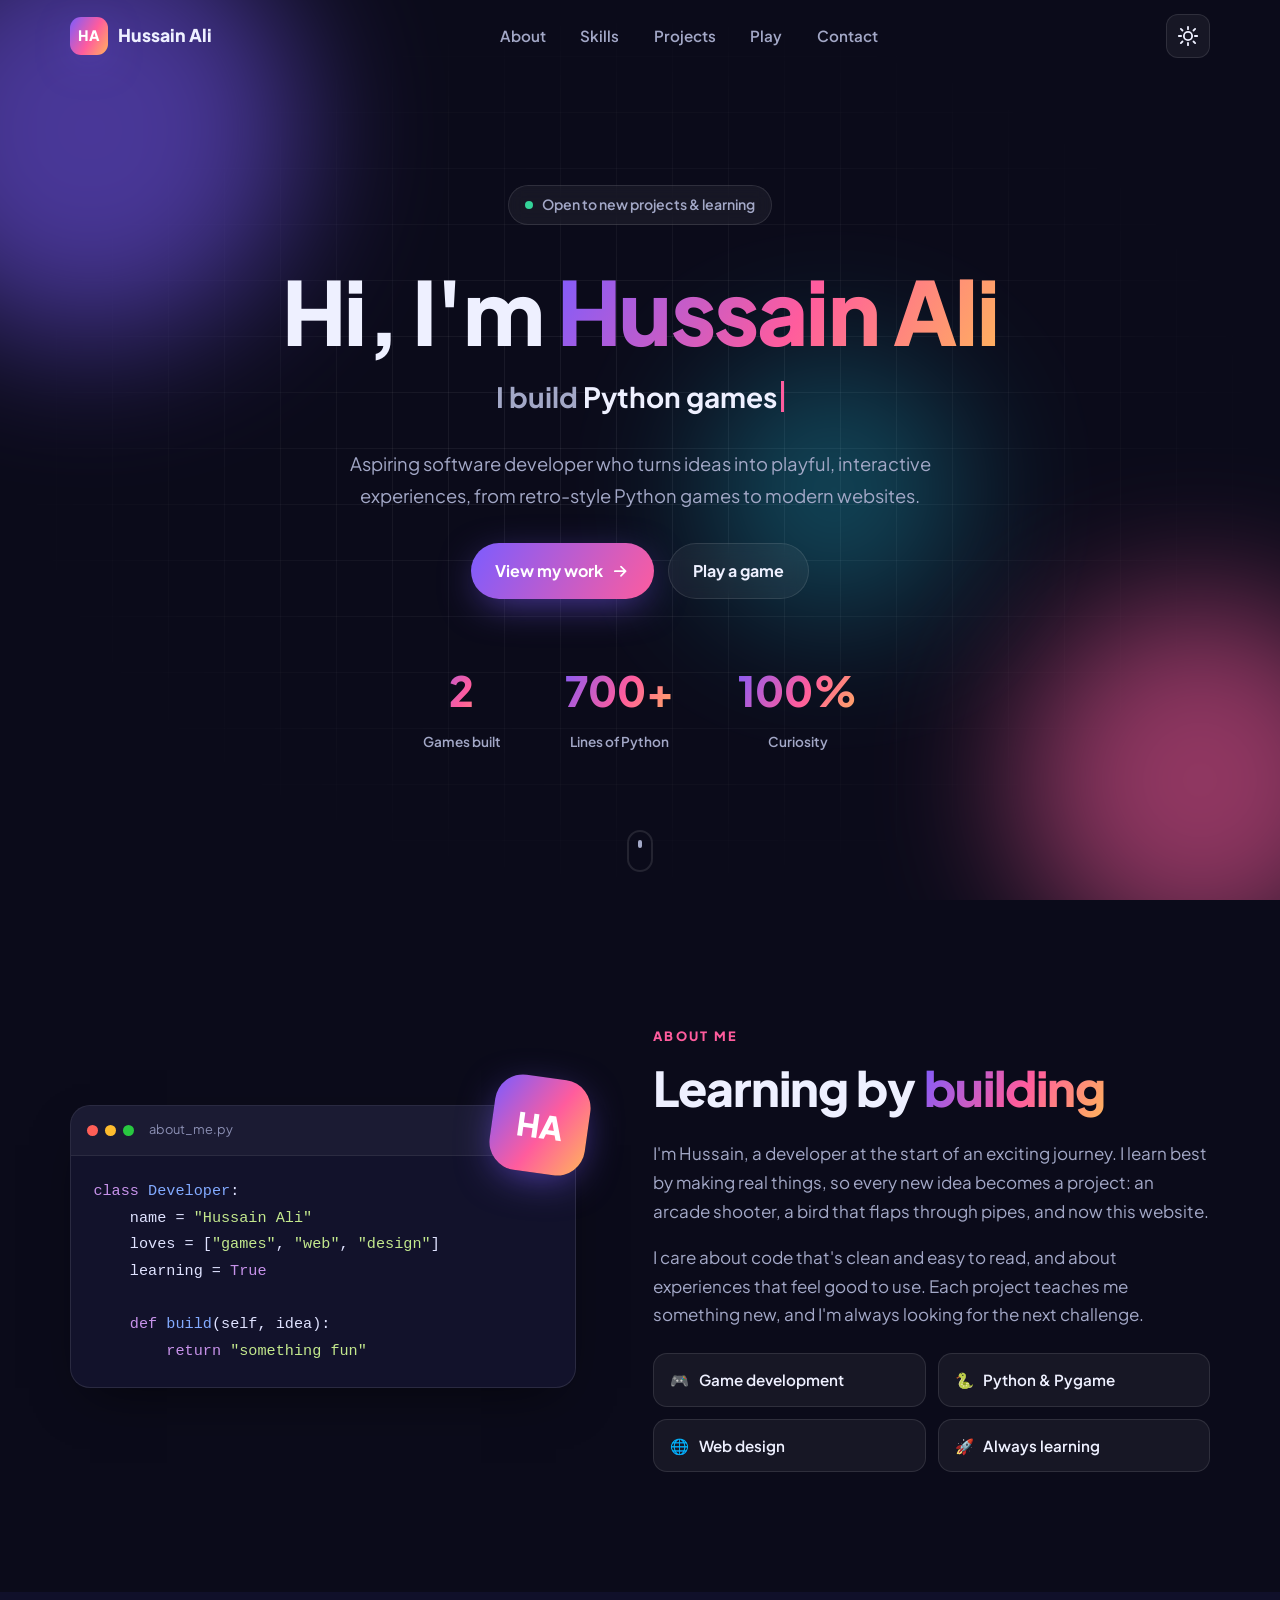
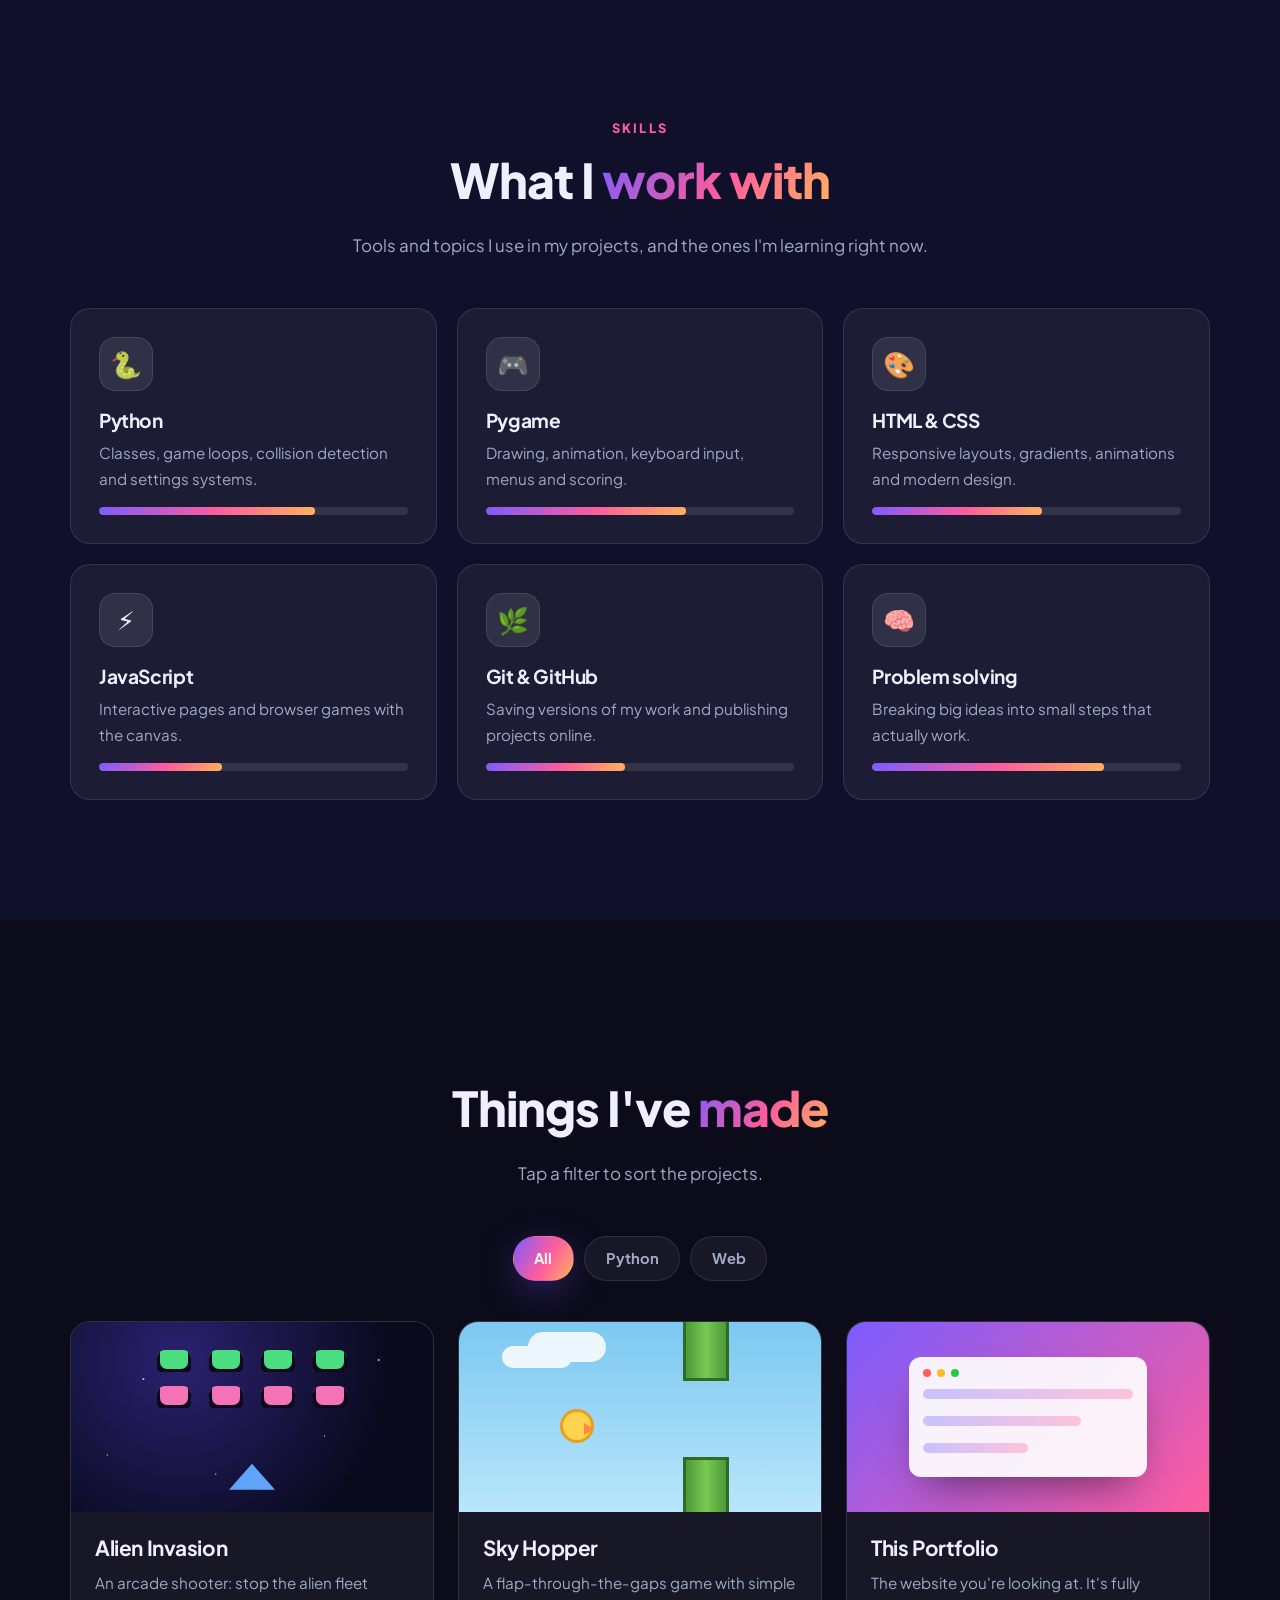
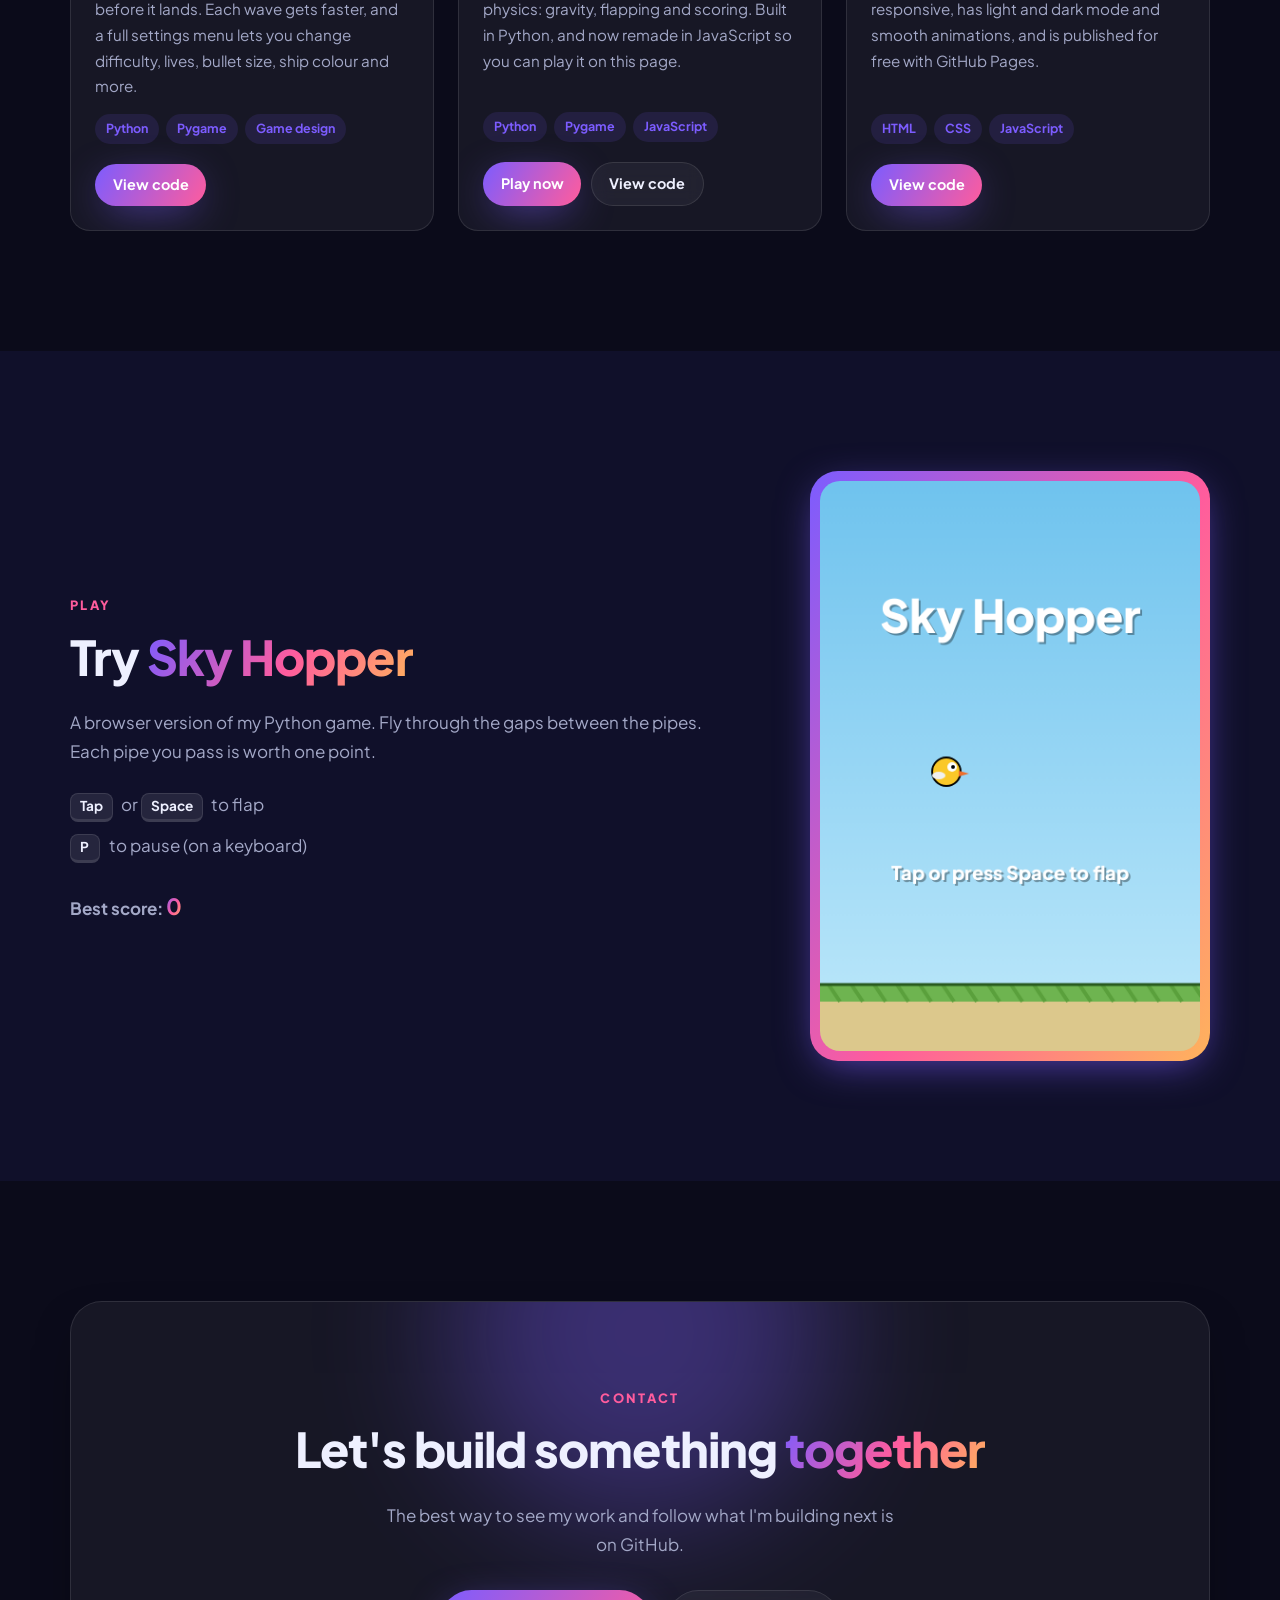
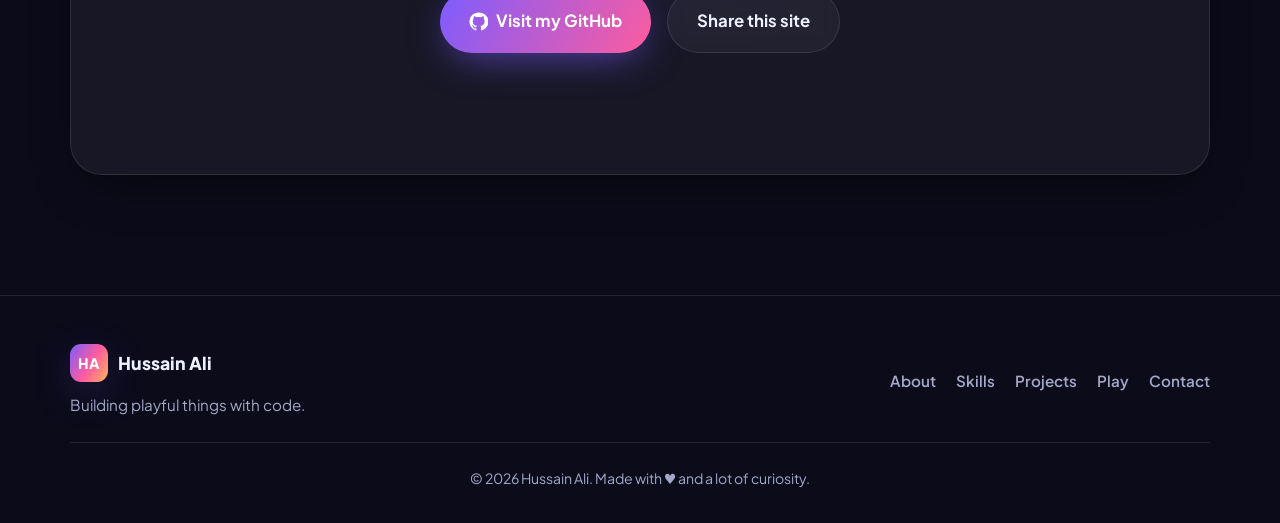
<file: index.html>
<!DOCTYPE html>
<html lang="en">
<head>
  <meta charset="UTF-8">
  <meta name="viewport" content="width=device-width, initial-scale=1, viewport-fit=cover">
  <title>Hussain Ali · Developer Portfolio</title>
  <meta name="description" content="Hussain Ali is an aspiring software developer who builds playful, interactive experiences, from retro-style Python games to modern websites.">
  <meta name="theme-color" content="#0b0b1a">
  <meta property="og:title" content="Hussain Ali · Developer Portfolio">
  <meta property="og:description" content="Python games, modern websites and a love of building things.">
  <meta property="og:type" content="website">
  <link rel="icon" href="assets/favicon.svg" type="image/svg+xml">
  <link rel="preconnect" href="https://fonts.googleapis.com">
  <link rel="preconnect" href="https://fonts.gstatic.com" crossorigin>
  <link href="https://fonts.googleapis.com/css2?family=Plus+Jakarta+Sans:wght@400;500;600;700;800&display=swap" rel="stylesheet">
  <link rel="stylesheet" href="css/style.css">
  <!-- Apply the saved theme before the page draws, so it never flashes -->
  <script>
    try { var t = localStorage.getItem('theme'); if (t) document.documentElement.dataset.theme = t; } catch (e) {}
  </script>
</head>
<body>
  <a class="skip-link" href="#main">Skip to content</a>
  <div class="progress" aria-hidden="true"></div>

  <!-- ===== Navigation ===== -->
  <header class="nav" id="top">
    <div class="container nav__inner">
      <a href="#home" class="logo" aria-label="Hussain Ali, back to top">
        <span class="logo__mark">HA</span><span class="logo__text">Hussain Ali</span>
      </a>

      <nav class="nav__links" id="nav-links" aria-label="Main">
        <a href="#about">About</a>
        <a href="#skills">Skills</a>
        <a href="#projects">Projects</a>
        <a href="#play">Play</a>
        <a href="#contact">Contact</a>
      </nav>

      <div class="nav__actions">
        <button class="icon-btn" id="theme-toggle" aria-label="Switch between light and dark mode">
          <svg class="icon-sun" viewBox="0 0 24 24" aria-hidden="true"><circle cx="12" cy="12" r="4.5"/><path d="M12 2v2.5M12 19.5V22M4.2 4.2l1.8 1.8M18 18l1.8 1.8M2 12h2.5M19.5 12H22M4.2 19.8 6 18M18 6l1.8-1.8"/></svg>
          <svg class="icon-moon" viewBox="0 0 24 24" aria-hidden="true"><path d="M20 14.5A8 8 0 0 1 9.5 4a8 8 0 1 0 10.5 10.5Z"/></svg>
        </button>
        <button class="icon-btn menu-btn" id="menu-toggle" aria-label="Open menu" aria-expanded="false" aria-controls="nav-links">
          <span></span><span></span><span></span>
        </button>
      </div>
    </div>
  </header>

  <main id="main">
    <!-- ===== Hero ===== -->
    <section class="hero" id="home">
      <div class="blob blob--1" aria-hidden="true"></div>
      <div class="blob blob--2" aria-hidden="true"></div>
      <div class="blob blob--3" aria-hidden="true"></div>

      <div class="container hero__inner">
        <p class="badge reveal"><span class="dot"></span> Open to new projects &amp; learning</p>
        <h1 class="hero__title reveal">Hi, I'm <span class="gradient-text">Hussain Ali</span></h1>
        <p class="hero__role reveal">I build <span id="typed" class="typed">Python games</span><span class="caret" aria-hidden="true"></span></p>
        <p class="hero__intro reveal">Aspiring software developer who turns ideas into playful, interactive experiences, from retro-style Python games to modern websites.</p>
        <div class="hero__cta reveal">
          <a href="#projects" class="btn btn--primary">View my work
            <svg viewBox="0 0 24 24" aria-hidden="true"><path d="M5 12h14M13 6l6 6-6 6"/></svg>
          </a>
          <a href="#play" class="btn btn--ghost">Play a game</a>
        </div>

        <ul class="stats reveal">
          <li><strong data-count="2">0</strong><span>Games built</span></li>
          <li><strong data-count="700" data-suffix="+">0</strong><span>Lines of Python</span></li>
          <li><strong data-count="100" data-suffix="%">0</strong><span>Curiosity</span></li>
        </ul>
      </div>

      <a href="#about" class="scroll-hint" aria-label="Scroll to About section"><span></span></a>
    </section>

    <!-- ===== About ===== -->
    <section class="section" id="about">
      <div class="container about">
        <div class="about__card reveal">
          <div class="avatar" aria-hidden="true">HA</div>
          <div class="code-card">
            <div class="code-card__bar"><i></i><i></i><i></i><span>about_me.py</span></div>
<pre><code><span class="k">class</span> <span class="f">Developer</span>:
    name = <span class="s">"Hussain Ali"</span>
    loves = [<span class="s">"games"</span>, <span class="s">"web"</span>, <span class="s">"design"</span>]
    learning = <span class="k">True</span>

    <span class="k">def</span> <span class="f">build</span>(self, idea):
        <span class="k">return</span> <span class="s">"something fun"</span></code></pre>
          </div>
        </div>

        <div class="about__text">
          <p class="eyebrow reveal">About me</p>
          <h2 class="section__title reveal">Learning by <span class="gradient-text">building</span></h2>
          <p class="reveal">I'm Hussain, a developer at the start of an exciting journey. I learn best by making real things, so every new idea becomes a project: an arcade shooter, a bird that flaps through pipes, and now this website.</p>
          <p class="reveal">I care about code that's clean and easy to read, and about experiences that feel good to use. Each project teaches me something new, and I'm always looking for the next challenge.</p>
          <ul class="facts reveal">
            <li><span>🎮</span> Game development</li>
            <li><span>🐍</span> Python &amp; Pygame</li>
            <li><span>🌐</span> Web design</li>
            <li><span>🚀</span> Always learning</li>
          </ul>
        </div>
      </div>
    </section>

    <!-- ===== Skills ===== -->
    <section class="section section--alt" id="skills">
      <div class="container">
        <div class="section__head">
          <p class="eyebrow reveal">Skills</p>
          <h2 class="section__title reveal">What I <span class="gradient-text">work with</span></h2>
          <p class="section__sub reveal">Tools and topics I use in my projects, and the ones I'm learning right now.</p>
        </div>

        <div class="skills">
          <article class="skill-card reveal">
            <div class="skill-card__icon">🐍</div>
            <h3>Python</h3>
            <p>Classes, game loops, collision detection and settings systems.</p>
            <div class="meter"><span style="--level:70%"></span></div>
          </article>
          <article class="skill-card reveal">
            <div class="skill-card__icon">🎮</div>
            <h3>Pygame</h3>
            <p>Drawing, animation, keyboard input, menus and scoring.</p>
            <div class="meter"><span style="--level:65%"></span></div>
          </article>
          <article class="skill-card reveal">
            <div class="skill-card__icon">🎨</div>
            <h3>HTML &amp; CSS</h3>
            <p>Responsive layouts, gradients, animations and modern design.</p>
            <div class="meter"><span style="--level:55%"></span></div>
          </article>
          <article class="skill-card reveal">
            <div class="skill-card__icon">⚡</div>
            <h3>JavaScript</h3>
            <p>Interactive pages and browser games with the canvas.</p>
            <div class="meter"><span style="--level:40%"></span></div>
          </article>
          <article class="skill-card reveal">
            <div class="skill-card__icon">🌿</div>
            <h3>Git &amp; GitHub</h3>
            <p>Saving versions of my work and publishing projects online.</p>
            <div class="meter"><span style="--level:45%"></span></div>
          </article>
          <article class="skill-card reveal">
            <div class="skill-card__icon">🧠</div>
            <h3>Problem solving</h3>
            <p>Breaking big ideas into small steps that actually work.</p>
            <div class="meter"><span style="--level:75%"></span></div>
          </article>
        </div>
      </div>
    </section>

    <!-- ===== Projects ===== -->
    <section class="section" id="projects">
      <div class="container">
        <div class="section__head">
          <p class="eyebrow reveal">Projects</p>
          <h2 class="section__title reveal">Things I've <span class="gradient-text">made</span></h2>
          <p class="section__sub reveal">Tap a filter to sort the projects.</p>
        </div>

        <div class="filters reveal" role="group" aria-label="Filter projects">
          <button class="chip is-active" data-filter="all" aria-pressed="true">All</button>
          <button class="chip" data-filter="python" aria-pressed="false">Python</button>
          <button class="chip" data-filter="web" aria-pressed="false">Web</button>
        </div>

        <div class="projects">
          <article class="project reveal" data-tags="python">
            <div class="project__art project__art--space" aria-hidden="true">
              <div class="aliens"><i></i><i></i><i></i><i></i><i></i><i></i><i></i><i></i></div>
              <div class="ship"></div>
            </div>
            <div class="project__body">
              <h3>Alien Invasion</h3>
              <p>An arcade shooter: stop the alien fleet before it lands. Each wave gets faster, and a full settings menu lets you change difficulty, lives, bullet size, ship colour and more.</p>
              <ul class="tags"><li>Python</li><li>Pygame</li><li>Game design</li></ul>
              <div class="project__links">
                <a class="btn btn--small btn--primary" href="https://github.com/shahnazali753-prog/ptog-4/blob/main/alien_invasion.py" target="_blank" rel="noopener">View code</a>
              </div>
            </div>
          </article>

          <article class="project reveal" data-tags="python web">
            <div class="project__art project__art--sky" aria-hidden="true">
              <div class="cloud"></div>
              <div class="pipe pipe--top"></div><div class="pipe pipe--bottom"></div>
              <div class="bird"></div>
            </div>
            <div class="project__body">
              <h3>Sky Hopper</h3>
              <p>A flap-through-the-gaps game with simple physics: gravity, flapping and scoring. Built in Python, and now remade in JavaScript so you can play it on this page.</p>
              <ul class="tags"><li>Python</li><li>Pygame</li><li>JavaScript</li></ul>
              <div class="project__links">
                <a class="btn btn--small btn--primary" href="#play">Play now</a>
                <a class="btn btn--small btn--ghost" href="https://github.com/shahnazali753-prog/ptog-4/blob/main/flappy_bird.py" target="_blank" rel="noopener">View code</a>
              </div>
            </div>
          </article>

          <article class="project reveal" data-tags="web">
            <div class="project__art project__art--web" aria-hidden="true">
              <div class="window"><i></i><i></i><i></i><b></b><b></b><b></b></div>
            </div>
            <div class="project__body">
              <h3>This Portfolio</h3>
              <p>The website you're looking at. It's fully responsive, has light and dark mode and smooth animations, and is published for free with GitHub Pages.</p>
              <ul class="tags"><li>HTML</li><li>CSS</li><li>JavaScript</li></ul>
              <div class="project__links">
                <a class="btn btn--small btn--primary" href="https://github.com/shahnazali753-prog/ptog-4" target="_blank" rel="noopener">View code</a>
              </div>
            </div>
          </article>
        </div>
      </div>
    </section>

    <!-- ===== Play ===== -->
    <section class="section section--alt" id="play">
      <div class="container play">
        <div class="play__text">
          <p class="eyebrow reveal">Play</p>
          <h2 class="section__title reveal">Try <span class="gradient-text">Sky Hopper</span></h2>
          <p class="reveal">A browser version of my Python game. Fly through the gaps between the pipes. Each pipe you pass is worth one point.</p>
          <ul class="controls reveal">
            <li><kbd>Tap</kbd> or <kbd>Space</kbd> to flap</li>
            <li><kbd>P</kbd> to pause (on a keyboard)</li>
          </ul>
          <p class="best reveal">Best score: <strong id="best-score">0</strong></p>
        </div>
        <div class="game reveal">
          <canvas id="game" width="400" height="600" aria-label="Sky Hopper game. Tap or press space to flap." role="img"></canvas>
        </div>
      </div>
    </section>

    <!-- ===== Contact ===== -->
    <section class="section" id="contact">
      <div class="container">
        <div class="contact reveal">
          <div class="blob blob--4" aria-hidden="true"></div>
          <p class="eyebrow">Contact</p>
          <h2 class="section__title">Let's build something <span class="gradient-text">together</span></h2>
          <p class="section__sub">The best way to see my work and follow what I'm building next is on GitHub.</p>
          <div class="contact__actions">
            <a class="btn btn--primary btn--large" href="https://github.com/shahnazali753-prog" target="_blank" rel="noopener">
              <svg viewBox="0 0 24 24" class="fill" aria-hidden="true"><path d="M12 .5a11.5 11.5 0 0 0-3.64 22.41c.58.1.79-.25.79-.56v-2c-3.2.7-3.88-1.37-3.88-1.37-.52-1.33-1.28-1.69-1.28-1.69-1.05-.72.08-.7.08-.7 1.16.08 1.77 1.19 1.77 1.19 1.03 1.77 2.7 1.26 3.36.96.1-.75.4-1.26.73-1.55-2.55-.29-5.24-1.28-5.24-5.69 0-1.26.45-2.29 1.19-3.09-.12-.29-.52-1.46.11-3.05 0 0 .97-.31 3.17 1.18a11 11 0 0 1 5.77 0c2.2-1.49 3.17-1.18 3.17-1.18.63 1.59.23 2.76.11 3.05.74.8 1.19 1.83 1.19 3.09 0 4.42-2.69 5.39-5.26 5.68.41.36.78 1.06.78 2.14v3.17c0 .31.21.67.8.56A11.5 11.5 0 0 0 12 .5Z"/></svg>
              Visit my GitHub
            </a>
            <button class="btn btn--ghost btn--large" id="share-btn" type="button">Share this site</button>
          </div>
          <p class="toast" id="toast" role="status" aria-live="polite"></p>
        </div>
      </div>
    </section>
  </main>

  <!-- ===== Footer ===== -->
  <footer class="footer">
    <div class="container footer__inner">
      <div>
        <a href="#home" class="logo"><span class="logo__mark">HA</span><span class="logo__text">Hussain Ali</span></a>
        <p class="footer__tag">Building playful things with code.</p>
      </div>
      <nav class="footer__links" aria-label="Footer">
        <a href="#about">About</a>
        <a href="#skills">Skills</a>
        <a href="#projects">Projects</a>
        <a href="#play">Play</a>
        <a href="#contact">Contact</a>
      </nav>
      <p class="footer__copy">© <span id="year">2026</span> Hussain Ali. Made with ♥ and a lot of curiosity.</p>
    </div>
  </footer>

  <a href="#home" class="to-top" id="to-top" aria-label="Back to top">
    <svg viewBox="0 0 24 24" aria-hidden="true"><path d="M12 19V5M6 11l6-6 6 6"/></svg>
  </a>

  <script src="js/main.js" defer></script>
</body>
</html>
</file>
<file: css/style.css>
/* =========================================================
   Hussain Ali · Portfolio styles
   1. Theme colours   2. Base   3. Buttons & shared bits
   4. Navigation      5. Hero   6. Sections   7. Footer
   8. Animations      9. Responsive
   ========================================================= */

/* ---------- 1. Theme colours ---------- */
:root {
  --bg: #0b0b1a;
  --bg-alt: #10102a;
  --surface: rgba(255, 255, 255, 0.05);
  --surface-strong: rgba(255, 255, 255, 0.09);
  --border: rgba(255, 255, 255, 0.1);
  --text: #eef0ff;
  --muted: #a3a8c7;
  --brand-1: #7c5cff;
  --brand-2: #ff5c9d;
  --brand-3: #22d3ee;
  --gradient: linear-gradient(120deg, var(--brand-1), var(--brand-2) 55%, #ffb35c);
  --shadow: 0 20px 50px -20px rgba(0, 0, 0, 0.6);
  --glow: 0 10px 40px -10px rgba(124, 92, 255, 0.7);
  --radius: 20px;
  --nav-h: 72px;
  --ease: cubic-bezier(0.22, 1, 0.36, 1);
  color-scheme: dark;
}

[data-theme="light"] {
  --bg: #f7f7fc;
  --bg-alt: #eeeefa;
  --surface: rgba(255, 255, 255, 0.75);
  --surface-strong: #ffffff;
  --border: rgba(20, 20, 60, 0.1);
  --text: #15152e;
  --muted: #5b5f7e;
  --shadow: 0 20px 50px -25px rgba(40, 40, 110, 0.35);
  --glow: 0 10px 30px -10px rgba(124, 92, 255, 0.55);
  color-scheme: light;
}

/* ---------- 2. Base ---------- */
*, *::before, *::after { box-sizing: border-box; }

html {
  scroll-behavior: smooth;
  scroll-padding-top: var(--nav-h);
  -webkit-text-size-adjust: 100%;
}

body {
  margin: 0;
  font-family: "Plus Jakarta Sans", system-ui, -apple-system, "Segoe UI", Roboto, sans-serif;
  font-size: 1.0625rem;
  line-height: 1.7;
  color: var(--text);
  background: var(--bg);
  overflow-x: hidden;
  transition: background-color 0.4s, color 0.4s;
  -webkit-font-smoothing: antialiased;
}

img, svg, canvas { display: block; max-width: 100%; }
a { color: inherit; text-decoration: none; }
button { font: inherit; color: inherit; cursor: pointer; border: 0; background: none; }
h1, h2, h3 { line-height: 1.15; margin: 0 0 0.5em; letter-spacing: -0.02em; }
p { margin: 0 0 1em; }
ul { margin: 0; padding: 0; list-style: none; }

:focus-visible { outline: 3px solid var(--brand-3); outline-offset: 3px; border-radius: 8px; }

.container { width: min(1140px, 100% - 2.5rem); margin-inline: auto; }

.skip-link {
  position: fixed; left: 1rem; top: 1rem; z-index: 200;
  transform: translateY(-200%); opacity: 0;
  padding: 0.6rem 1rem; border-radius: 10px;
  background: var(--brand-1); color: #fff;
}
.skip-link:focus { transform: none; opacity: 1; }

.gradient-text {
  background: var(--gradient);
  -webkit-background-clip: text; background-clip: text;
  color: transparent;
}

/* Reading progress bar at the very top */
.progress {
  position: fixed; inset: 0 0 auto 0; height: 3px; z-index: 120;
  background: var(--gradient);
  transform-origin: left; transform: scaleX(0);
}

/* ---------- 3. Buttons & shared bits ---------- */
.btn {
  display: inline-flex; align-items: center; justify-content: center; gap: 0.5rem;
  padding: 0.85rem 1.5rem; border-radius: 999px;
  font-weight: 700; font-size: 1rem; white-space: nowrap;
  transition: transform 0.3s var(--ease), box-shadow 0.3s, background-color 0.3s, border-color 0.3s;
  -webkit-tap-highlight-color: transparent;
}
.btn svg { width: 1.15em; height: 1.15em; fill: none; stroke: currentColor; stroke-width: 2.2; stroke-linecap: round; stroke-linejoin: round; transition: transform 0.3s var(--ease); }
.btn svg.fill { fill: currentColor; stroke: none; }
.btn:hover { transform: translateY(-3px); }
.btn:hover svg { transform: translateX(3px); }
.btn:active { transform: translateY(0) scale(0.97); }

.btn--primary { color: #fff; background: var(--gradient); background-size: 200% 100%; box-shadow: var(--glow); }
.btn--primary:hover { background-position: 100% 0; box-shadow: 0 16px 45px -10px rgba(255, 92, 157, 0.7); }
.btn--ghost { border: 1.5px solid var(--border); background: var(--surface); backdrop-filter: blur(8px); -webkit-backdrop-filter: blur(8px); }
.btn--ghost:hover { border-color: var(--brand-1); }
.btn--small { padding: 0.55rem 1.1rem; font-size: 0.9rem; }
.btn--large { padding: 1rem 1.8rem; font-size: 1.05rem; }

.icon-btn {
  display: grid; place-items: center;
  width: 44px; height: 44px; border-radius: 12px;
  border: 1px solid var(--border); background: var(--surface);
  transition: transform 0.3s var(--ease), border-color 0.3s;
}
@media (hover: hover) { .icon-btn:hover { transform: rotate(-8deg) scale(1.05); border-color: var(--brand-1); } }
.icon-btn svg { width: 22px; height: 22px; fill: none; stroke: currentColor; stroke-width: 2; stroke-linecap: round; }
.icon-moon { display: none; }
[data-theme="light"] .icon-sun { display: none; }
[data-theme="light"] .icon-moon { display: block; }

.eyebrow {
  display: inline-block; margin-bottom: 0.75rem;
  font-size: 0.8rem; font-weight: 800; letter-spacing: 0.18em; text-transform: uppercase;
  color: var(--brand-2);
}

/* ---------- 4. Navigation ---------- */
.nav {
  position: fixed; inset: 0 0 auto 0; z-index: 100;
  height: var(--nav-h);
  transition: background-color 0.3s, box-shadow 0.3s, border-color 0.3s;
  border-bottom: 1px solid transparent;
  padding-top: env(safe-area-inset-top);
}
.nav.is-scrolled {
  background: color-mix(in srgb, var(--bg) 75%, transparent);
  backdrop-filter: blur(16px) saturate(160%); -webkit-backdrop-filter: blur(16px) saturate(160%);
  border-color: var(--border);
  box-shadow: 0 8px 30px -20px rgba(0, 0, 0, 0.5);
}
.nav__inner { height: 100%; display: flex; align-items: center; justify-content: space-between; gap: 1rem; }

.logo { display: inline-flex; align-items: center; gap: 0.6rem; font-weight: 800; font-size: 1.1rem; }
.logo__mark {
  display: grid; place-items: center; width: 38px; height: 38px; border-radius: 11px;
  background: var(--gradient); color: #fff; font-size: 0.9rem;
  box-shadow: var(--glow);
  transition: transform 0.4s var(--ease);
}
.logo:hover .logo__mark { transform: rotate(-10deg) scale(1.08); }

.nav__links { display: flex; gap: 0.35rem; }
.nav__links a {
  position: relative; padding: 0.5rem 0.9rem; border-radius: 999px;
  font-weight: 600; font-size: 0.95rem; color: var(--muted);
  transition: color 0.25s, background-color 0.25s;
}
.nav__links a:hover { color: var(--text); background: var(--surface); }
.nav__links a.is-active { color: var(--text); background: var(--surface-strong); }

.nav__actions { display: flex; gap: 0.5rem; }
.menu-btn { display: none; gap: 5px; align-content: center; }
.menu-btn span { display: block; width: 20px; height: 2px; border-radius: 2px; background: currentColor; transition: transform 0.35s var(--ease), opacity 0.2s; }
.menu-btn[aria-expanded="true"] span:nth-child(1) { transform: translateY(7px) rotate(45deg); }
.menu-btn[aria-expanded="true"] span:nth-child(2) { opacity: 0; }
.menu-btn[aria-expanded="true"] span:nth-child(3) { transform: translateY(-7px) rotate(-45deg); }

/* ---------- 5. Hero ---------- */
.hero {
  position: relative; isolation: isolate; overflow: hidden;
  min-height: 100vh; min-height: 100svh;
  display: grid; place-items: center;
  padding: calc(var(--nav-h) + 3rem) 0 5rem;
  text-align: center;
}
.hero::before { /* subtle grid pattern */
  content: ""; position: absolute; inset: 0; z-index: -2;
  background-image: linear-gradient(var(--border) 1px, transparent 1px), linear-gradient(90deg, var(--border) 1px, transparent 1px);
  background-size: 56px 56px;
  mask-image: radial-gradient(ellipse at center, #000 20%, transparent 70%);
  -webkit-mask-image: radial-gradient(ellipse at center, #000 20%, transparent 70%);
  opacity: 0.6;
}

.blob { position: absolute; z-index: -1; border-radius: 50%; filter: blur(70px); opacity: 0.55; animation: float 14s ease-in-out infinite; }
.blob--1 { width: 420px; height: 420px; background: var(--brand-1); top: -80px; left: -120px; }
.blob--2 { width: 360px; height: 360px; background: var(--brand-2); bottom: -60px; right: -100px; animation-delay: -5s; }
.blob--3 { width: 260px; height: 260px; background: var(--brand-3); top: 40%; left: 55%; opacity: 0.3; animation-delay: -9s; }
[data-theme="light"] .blob { opacity: 0.3; }

.badge {
  display: inline-flex; align-items: center; gap: 0.55rem;
  padding: 0.45rem 1rem; border-radius: 999px;
  border: 1px solid var(--border); background: var(--surface);
  font-size: 0.88rem; font-weight: 600; color: var(--muted);
  backdrop-filter: blur(8px); -webkit-backdrop-filter: blur(8px);
}
.dot { width: 8px; height: 8px; border-radius: 50%; background: #34d399; box-shadow: 0 0 0 0 rgba(52, 211, 153, 0.7); animation: pulse 2s infinite; }

.hero__title { font-size: clamp(2.6rem, 8vw, 5.5rem); font-weight: 800; margin: 1.25rem 0 0.75rem; }
.hero__role { font-size: clamp(1.25rem, 3.5vw, 1.75rem); font-weight: 700; color: var(--muted); min-height: 1.6em; }
.typed { color: var(--text); }
.caret { display: inline-block; width: 3px; height: 1.1em; margin-left: 4px; vertical-align: -0.15em; background: var(--brand-2); animation: blink 1s steps(1) infinite; }
.hero__intro { max-width: 620px; margin: 0 auto 2rem; color: var(--muted); font-size: clamp(1rem, 2.2vw, 1.15rem); }
.hero__cta { display: flex; flex-wrap: wrap; gap: 0.9rem; justify-content: center; }

.stats { display: flex; justify-content: center; gap: clamp(1.5rem, 6vw, 4rem); margin-top: 3.5rem; }
.stats strong { display: block; font-size: clamp(1.8rem, 5vw, 2.6rem); font-weight: 800; background: var(--gradient); -webkit-background-clip: text; background-clip: text; color: transparent; }
.stats span { font-size: 0.85rem; color: var(--muted); font-weight: 600; }

.scroll-hint {
  position: absolute; bottom: 1.75rem; left: 50%; translate: -50% 0;
  width: 26px; height: 42px; border: 2px solid var(--border); border-radius: 20px;
}
.scroll-hint span { position: absolute; left: 50%; top: 8px; width: 4px; height: 8px; margin-left: -2px; border-radius: 4px; background: var(--muted); animation: scroll 1.8s infinite; }

/* ---------- 6. Sections ---------- */
.section { padding: clamp(4.5rem, 10vw, 7.5rem) 0; position: relative; }
.section--alt { background: var(--bg-alt); }
.section__head { text-align: center; max-width: 640px; margin: 0 auto 3rem; }
.section__title { font-size: clamp(2rem, 5vw, 3rem); font-weight: 800; }
.section__sub { color: var(--muted); }

/* About */
.about { display: grid; grid-template-columns: 1fr 1.1fr; gap: clamp(2rem, 6vw, 5rem); align-items: center; }
.about__text > p:not(.eyebrow) { color: var(--muted); }
.about__card { position: relative; }
.avatar {
  position: absolute; top: -28px; right: -12px; z-index: 2;
  display: grid; place-items: center; width: 96px; height: 96px; border-radius: 28px;
  background: var(--gradient); color: #fff; font-size: 2rem; font-weight: 800;
  box-shadow: var(--glow); transform: rotate(8deg);
  animation: bob 6s ease-in-out infinite;
}
.code-card {
  border-radius: var(--radius); overflow: hidden;
  background: #12122b; border: 1px solid rgba(255, 255, 255, 0.1);
  box-shadow: var(--shadow);
}
.code-card__bar { display: flex; align-items: center; gap: 7px; padding: 0.85rem 1rem; background: rgba(255, 255, 255, 0.04); border-bottom: 1px solid rgba(255, 255, 255, 0.07); }
.code-card__bar i { width: 11px; height: 11px; border-radius: 50%; background: #ff5f57; }
.code-card__bar i:nth-child(2) { background: #febc2e; }
.code-card__bar i:nth-child(3) { background: #28c840; }
.code-card__bar span { margin-left: 0.5rem; font-size: 0.8rem; color: #8b8fb3; }
.code-card pre { margin: 0; padding: 1.4rem; overflow-x: auto; font-size: clamp(0.78rem, 2.4vw, 0.95rem); line-height: 1.75; color: #dfe2ff; font-family: ui-monospace, "SF Mono", Menlo, Consolas, monospace; }
.code-card .k { color: #c792ea; }
.code-card .f { color: #82aaff; }
.code-card .s { color: #c3e88d; }

.facts { display: grid; grid-template-columns: repeat(2, 1fr); gap: 0.75rem; margin-top: 1.5rem; }
.facts li {
  display: flex; align-items: center; gap: 0.6rem; padding: 0.8rem 1rem; border-radius: 14px;
  background: var(--surface); border: 1px solid var(--border); font-weight: 600; font-size: 0.95rem;
  transition: transform 0.3s var(--ease), border-color 0.3s;
}
.facts li:hover { transform: translateY(-3px); border-color: var(--brand-1); }

/* Skills */
.skills { display: grid; grid-template-columns: repeat(3, 1fr); gap: 1.25rem; }
.skill-card {
  padding: 1.75rem; border-radius: var(--radius);
  background: var(--surface); border: 1px solid var(--border);
  transition: transform 0.4s var(--ease), border-color 0.3s, box-shadow 0.4s;
}
.skill-card:hover { transform: translateY(-6px); border-color: rgba(124, 92, 255, 0.5); box-shadow: var(--shadow); }
.skill-card__icon { display: grid; place-items: center; width: 54px; height: 54px; margin-bottom: 1.1rem; border-radius: 16px; font-size: 1.6rem; background: var(--surface-strong); border: 1px solid var(--border); }
.skill-card h3 { font-size: 1.2rem; }
.skill-card p { color: var(--muted); font-size: 0.95rem; }
.meter { height: 8px; border-radius: 99px; background: var(--border); overflow: hidden; }
.meter span { display: block; height: 100%; width: 0; border-radius: inherit; background: var(--gradient); transition: width 1.4s var(--ease) 0.2s; }
.skill-card.is-visible .meter span { width: var(--level); }

/* Projects */
.filters { display: flex; justify-content: center; flex-wrap: wrap; gap: 0.6rem; margin-bottom: 2.5rem; }
.chip {
  padding: 0.55rem 1.3rem; border-radius: 999px; font-weight: 700; font-size: 0.92rem;
  border: 1.5px solid var(--border); background: var(--surface); color: var(--muted);
  transition: all 0.3s var(--ease);
}
.chip:hover { color: var(--text); border-color: var(--brand-1); }
.chip.is-active { color: #fff; background: var(--gradient); border-color: transparent; box-shadow: var(--glow); }

.projects { display: grid; grid-template-columns: repeat(3, 1fr); gap: 1.5rem; }
.project {
  display: flex; flex-direction: column; overflow: hidden; border-radius: var(--radius);
  background: var(--surface); border: 1px solid var(--border);
  transition: transform 0.45s var(--ease), box-shadow 0.45s, border-color 0.3s, opacity 0.35s;
}
.project:hover { transform: translateY(-8px); box-shadow: var(--shadow); border-color: rgba(255, 92, 157, 0.45); }
.project.is-hidden { display: none; }
.project__body { display: flex; flex-direction: column; flex: 1; padding: 1.5rem; }
.project__body h3 { font-size: 1.3rem; }
.project__body p { color: var(--muted); font-size: 0.95rem; flex: 1; }
.tags { display: flex; flex-wrap: wrap; gap: 0.4rem; margin-bottom: 1.25rem; }
.tags li { padding: 0.25rem 0.7rem; border-radius: 999px; font-size: 0.78rem; font-weight: 700; color: var(--brand-1); background: rgba(124, 92, 255, 0.12); }
[data-theme="light"] .tags li { color: #5b3df0; }
.project__links { display: flex; flex-wrap: wrap; gap: 0.6rem; }

/* Project illustrations (pure CSS, no image files to load) */
.project__art { position: relative; height: 190px; overflow: hidden; }
.project__art > * { transition: transform 0.6s var(--ease); }

.project__art--space { background: radial-gradient(circle at 30% 20%, #2a2170, #0a0a1f 70%); }
.project__art--space::before { content: ""; position: absolute; inset: 0; background-image: radial-gradient(1.5px 1.5px at 20% 30%, #fff, transparent), radial-gradient(1px 1px at 70% 60%, #fff, transparent), radial-gradient(1.5px 1.5px at 85% 20%, #fff, transparent), radial-gradient(1px 1px at 40% 80%, #fff, transparent), radial-gradient(1px 1px at 10% 70%, #fff, transparent); }
.aliens { position: absolute; top: 28px; left: 50%; translate: -50% 0; display: grid; grid-template-columns: repeat(4, 34px); gap: 14px 18px; animation: march 3s ease-in-out infinite alternate; }
.aliens i { height: 22px; border-radius: 8px 8px 4px 4px; background: #4ade80; box-shadow: inset 6px -6px 0 -3px #0a0a1f, inset -6px -6px 0 -3px #0a0a1f; }
.aliens i:nth-child(n+5) { background: #f472b6; }
.ship { position: absolute; bottom: 22px; left: 50%; translate: -50% 0; width: 46px; height: 26px; background: #60a5fa; clip-path: polygon(50% 0, 100% 100%, 0 100%); }
.project:hover .ship { transform: translateX(30px); }

.project__art--sky { background: linear-gradient(#7cc8f0, #b9e6fb); }
.pipe { position: absolute; left: 62%; width: 46px; background: linear-gradient(90deg, #4c9a3a, #78c850, #4c9a3a); border: 3px solid #2f6b22; }
.pipe--top { top: -3px; height: 62px; }
.pipe--bottom { bottom: -3px; height: 58px; }
.bird { position: absolute; top: 46%; left: 28%; width: 34px; height: 34px; border-radius: 50%; background: #ffd34d; border: 3px solid #e4a11b; animation: flap 1.4s ease-in-out infinite; }
.bird::after { content: ""; position: absolute; right: -9px; top: 11px; border: 6px solid transparent; border-left: 10px solid #ff8a3d; }
.cloud { position: absolute; top: 24px; left: 12%; width: 70px; height: 22px; border-radius: 20px; background: #fff; opacity: 0.85; box-shadow: 30px -10px 0 4px #fff; }
.project:hover .bird { transform: translate(40px, -10px); }
.project:hover .cloud { transform: translateX(-20px); }

.project__art--web { display: grid; place-items: center; background: linear-gradient(135deg, var(--brand-1), var(--brand-2)); }
.window { position: relative; width: 66%; height: 120px; padding: 32px 14px 14px; border-radius: 12px; background: rgba(255, 255, 255, 0.92); box-shadow: 0 20px 40px -15px rgba(0, 0, 0, 0.5); display: grid; gap: 8px; }
.window i { position: absolute; top: 12px; width: 8px; height: 8px; border-radius: 50%; background: #ff5f57; left: 14px; }
.window i:nth-child(2) { left: 28px; background: #febc2e; }
.window i:nth-child(3) { left: 42px; background: #28c840; }
.window b { display: block; height: 10px; border-radius: 6px; background: linear-gradient(90deg, #c7c2ff, #ffc2dc); }
.window b:nth-of-type(2) { width: 75%; }
.window b:nth-of-type(3) { width: 50%; }
.project:hover .window { transform: translateY(-6px) rotate(-2deg); }

/* Play */
.play { display: grid; grid-template-columns: 1fr auto; gap: clamp(2rem, 6vw, 5rem); align-items: center; }
.play__text > p:not(.eyebrow) { color: var(--muted); }
.controls { display: grid; gap: 0.6rem; margin: 1.5rem 0; color: var(--muted); }
kbd { display: inline-block; min-width: 2.2em; padding: 0.15rem 0.55rem; margin-right: 0.35rem; border-radius: 8px; border: 1px solid var(--border); border-bottom-width: 3px; background: var(--surface-strong); color: var(--text); font-family: inherit; font-size: 0.85rem; font-weight: 700; line-height: 1.5; text-align: center; }
.best { font-weight: 700; }
.best strong { font-size: 1.4rem; background: var(--gradient); -webkit-background-clip: text; background-clip: text; color: transparent; }
.game { padding: 10px; border-radius: 28px; background: var(--gradient); box-shadow: var(--glow); }
.game canvas { width: min(380px, 82vw); height: auto; aspect-ratio: 2 / 3; border-radius: 20px; touch-action: manipulation; cursor: pointer; user-select: none; -webkit-user-select: none; -webkit-tap-highlight-color: transparent; }

/* Contact */
.contact {
  position: relative; isolation: isolate; overflow: hidden; text-align: center;
  padding: clamp(3rem, 8vw, 5rem) clamp(1.5rem, 5vw, 4rem); border-radius: 32px;
  background: var(--surface); border: 1px solid var(--border); box-shadow: var(--shadow);
}
.contact .section__sub { max-width: 520px; margin-inline: auto; }
.blob--4 { width: 380px; height: 380px; background: var(--brand-1); top: -160px; left: 50%; translate: -50% 0; opacity: 0.35; }
.contact__actions { display: flex; flex-wrap: wrap; justify-content: center; gap: 1rem; margin-top: 2rem; }
.toast { min-height: 1.5em; margin: 1rem 0 0; font-weight: 600; color: #34d399; }

/* ---------- 7. Footer ---------- */
.footer { padding: 3rem 0 calc(2rem + env(safe-area-inset-bottom)); border-top: 1px solid var(--border); }
.footer__inner { display: grid; grid-template-columns: 1fr auto; gap: 1.5rem 2rem; align-items: center; }
.footer__tag { margin: 0.6rem 0 0; color: var(--muted); font-size: 0.95rem; }
.footer__links { display: flex; flex-wrap: wrap; gap: 0.25rem 1.25rem; }
.footer__links a { color: var(--muted); font-weight: 600; font-size: 0.95rem; transition: color 0.25s; }
.footer__links a:hover { color: var(--text); }
.footer__copy { grid-column: 1 / -1; margin: 0; padding-top: 1.5rem; border-top: 1px solid var(--border); color: var(--muted); font-size: 0.88rem; text-align: center; }

.to-top {
  position: fixed; right: 1.25rem; bottom: calc(1.25rem + env(safe-area-inset-bottom)); z-index: 90;
  display: grid; place-items: center; width: 48px; height: 48px; border-radius: 50%;
  background: var(--gradient); color: #fff; box-shadow: var(--glow);
  opacity: 0; pointer-events: none; transform: translateY(20px);
  transition: opacity 0.3s, transform 0.4s var(--ease);
}
.to-top.is-visible { opacity: 1; pointer-events: auto; transform: none; }
.to-top:hover { transform: translateY(-4px); }
.to-top svg { width: 22px; height: 22px; fill: none; stroke: currentColor; stroke-width: 2.5; stroke-linecap: round; stroke-linejoin: round; }

/* ---------- 8. Animations ---------- */
.reveal { opacity: 0; transform: translateY(28px); transition: opacity 0.9s var(--ease), transform 0.9s var(--ease); }
.reveal.is-visible { opacity: 1; transform: none; }
.no-js .reveal { opacity: 1; transform: none; }

@keyframes float { 0%, 100% { transform: translate(0, 0) scale(1); } 33% { transform: translate(40px, -30px) scale(1.08); } 66% { transform: translate(-30px, 20px) scale(0.95); } }
@keyframes pulse { 70% { box-shadow: 0 0 0 10px rgba(52, 211, 153, 0); } 100% { box-shadow: 0 0 0 0 rgba(52, 211, 153, 0); } }
@keyframes blink { 50% { opacity: 0; } }
@keyframes scroll { 0% { opacity: 1; transform: translateY(0); } 80% { opacity: 0; transform: translateY(14px); } 100% { opacity: 0; } }
@keyframes bob { 0%, 100% { transform: rotate(8deg) translateY(0); } 50% { transform: rotate(4deg) translateY(-10px); } }
@keyframes march { from { translate: -60% 0; } to { translate: -40% 0; } }
@keyframes flap { 0%, 100% { margin-top: 0; } 50% { margin-top: -14px; } }

@media (prefers-reduced-motion: reduce) {
  *, *::before, *::after { animation-duration: 0.01ms !important; animation-iteration-count: 1 !important; transition-duration: 0.01ms !important; }
  html { scroll-behavior: auto; }
  .reveal { opacity: 1; transform: none; }
}

/* ---------- 9. Responsive ---------- */
@media (max-width: 980px) {
  .skills, .projects { grid-template-columns: repeat(2, 1fr); }
  .about { grid-template-columns: 1fr; }
  .about__card { max-width: 520px; width: 100%; margin: 1.5rem auto 0; order: 2; }
  .play { grid-template-columns: 1fr; text-align: center; justify-items: center; }
  .controls { justify-content: center; }
}

@media (max-width: 760px) {
  :root { --nav-h: 64px; }
  .menu-btn { display: grid; }
  .nav__links {
    position: fixed; inset: calc(var(--nav-h) + env(safe-area-inset-top)) 0 auto 0;
    flex-direction: column; gap: 0.25rem; padding: 1rem 1.25rem 1.5rem;
    background: color-mix(in srgb, var(--bg) 94%, transparent);
    backdrop-filter: blur(18px); -webkit-backdrop-filter: blur(18px);
    border-bottom: 1px solid var(--border);
    box-shadow: 0 20px 40px -20px rgba(0, 0, 0, 0.5);
    transform: translateY(-12px); opacity: 0; visibility: hidden;
    transition: transform 0.35s var(--ease), opacity 0.25s, visibility 0.35s;
  }
  .nav__links.is-open { transform: none; opacity: 1; visibility: visible; }
  .nav__links a { padding: 0.9rem 1rem; font-size: 1.05rem; border-radius: 14px; }
  .nav.menu-open { background: var(--bg); border-color: var(--border); }
}

@media (max-width: 600px) {
  .skills, .projects { grid-template-columns: 1fr; }
  .hero__cta .btn { flex: 1 1 100%; }
  .stats { gap: 1.25rem; }
  .facts { grid-template-columns: 1fr; }
  .footer__inner { grid-template-columns: 1fr; text-align: center; }
  .footer__inner .logo { justify-content: center; }
  .footer__links { justify-content: center; }
  .avatar { width: 72px; height: 72px; font-size: 1.5rem; border-radius: 22px; right: 0; }
  .blob--1 { width: 280px; height: 280px; }
  .blob--2 { width: 240px; height: 240px; }
}
</file>
